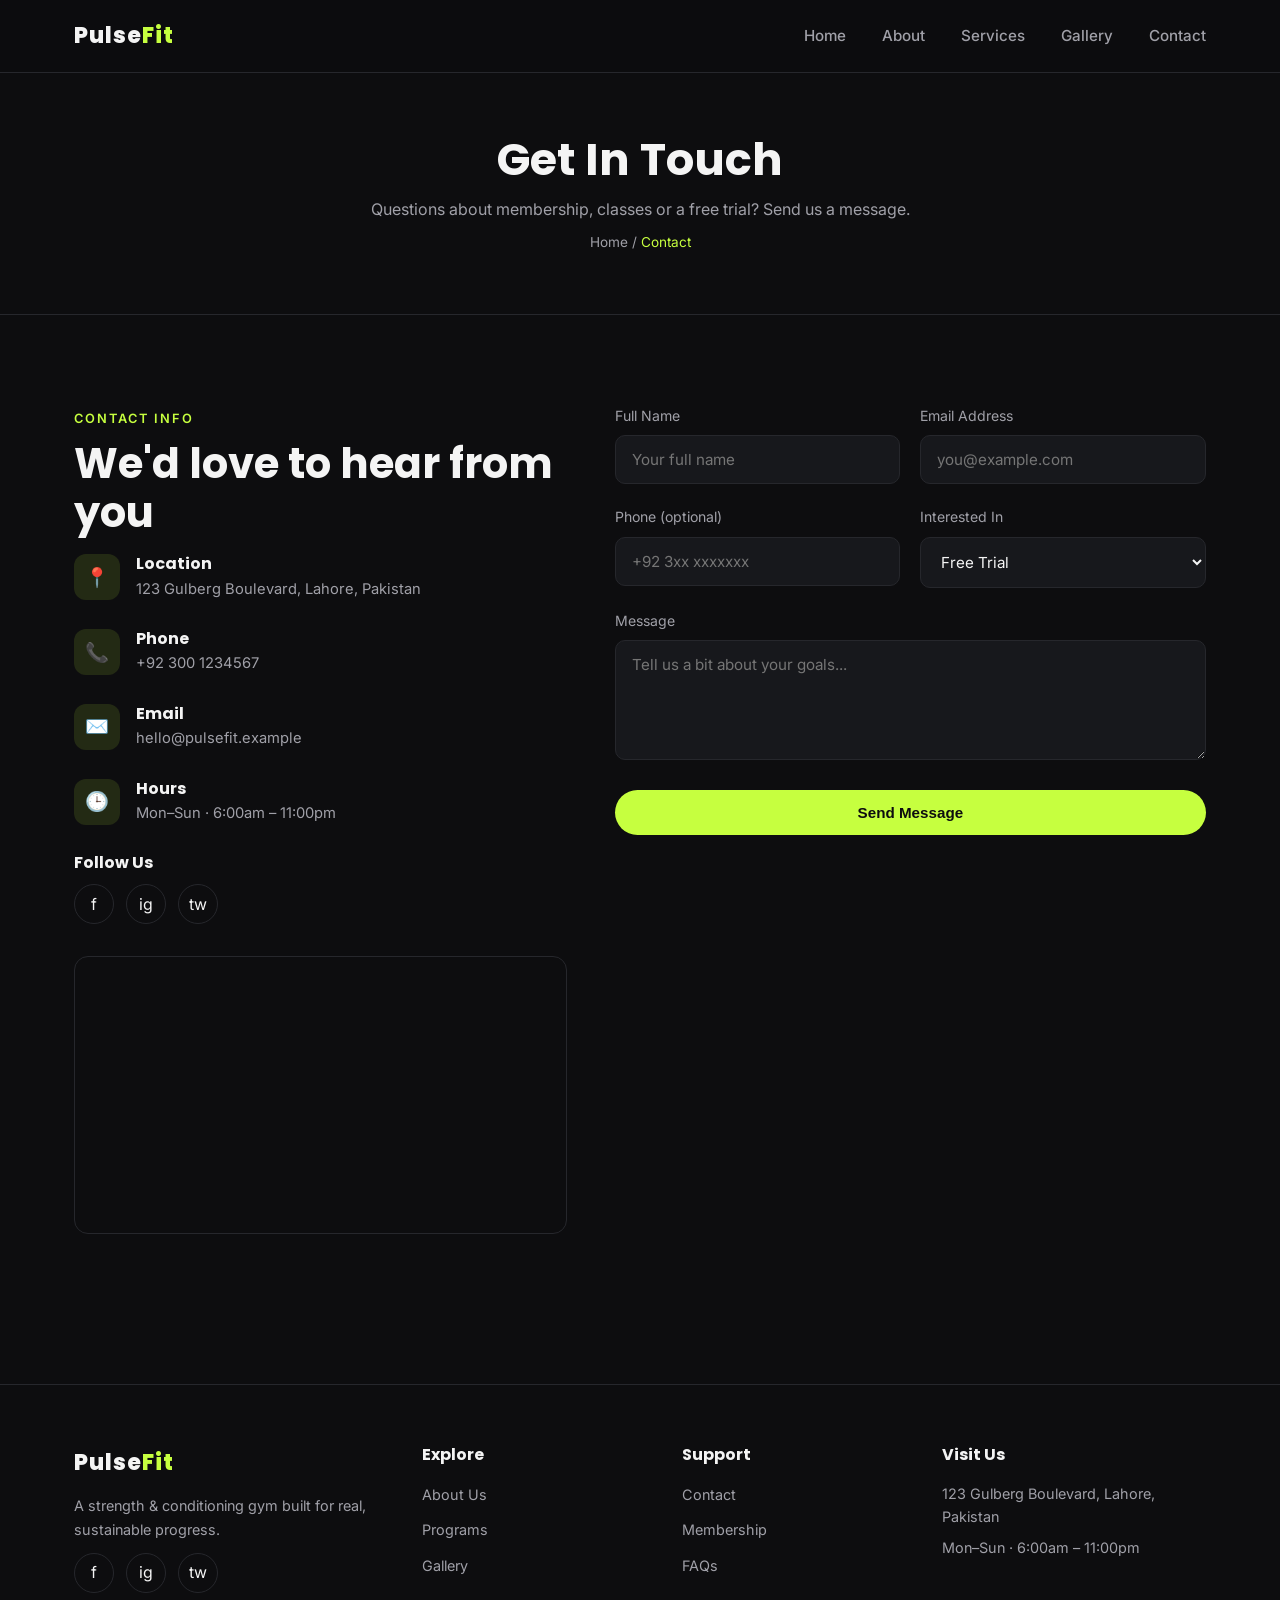
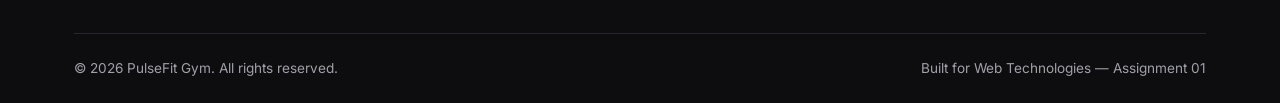
<file: contact.html>
<!DOCTYPE html>
<html lang="en">
<head>
<meta charset="UTF-8">
<meta name="viewport" content="width=device-width, initial-scale=1.0">
<title>Contact — PulseFit Gym</title>
<link rel="preconnect" href="https://fonts.googleapis.com">
<link href="https://fonts.googleapis.com/css2?family=Inter:wght@400;500;600&family=Poppins:wght@600;700;800&display=swap" rel="stylesheet">
<link rel="stylesheet" href="css/style.css">
</head>
<body>

<header class="site-header">
  <nav class="navbar">
    <a href="index.html" class="logo">Pulse<span>Fit</span></a>
    <ul class="nav-links">
      <li><a href="index.html">Home</a></li>
      <li><a href="about.html">About</a></li>
      <li><a href="services.html">Services</a></li>
      <li><a href="gallery.html">Gallery</a></li>
      <li><a href="contact.html">Contact</a></li>
    </ul>
    <button class="hamburger" aria-label="Toggle menu">
      <span></span><span></span><span></span>
    </button>
  </nav>
</header>

<main>

  <section class="page-hero">
    <div class="container">
      <h1>Get In Touch</h1>
      <p>Questions about membership, classes or a free trial? Send us a message.</p>
      <p class="breadcrumb">Home / <span>Contact</span></p>
    </div>
  </section>

  <section class="section">
    <div class="container contact-grid">

      <div>
        <span class="section-tag">Contact Info</span>
        <h2 class="section-title">We'd love to hear from you</h2>

        <div class="info-item">
          <div class="info-icon">📍</div>
          <div>
            <h4>Location</h4>
            <p>123 Gulberg Boulevard, Lahore, Pakistan</p>
          </div>
        </div>
        <div class="info-item">
          <div class="info-icon">📞</div>
          <div>
            <h4>Phone</h4>
            <p>+92 300 1234567</p>
          </div>
        </div>
        <div class="info-item">
          <div class="info-icon">✉️</div>
          <div>
            <h4>Email</h4>
            <p>hello@pulsefit.example</p>
          </div>
        </div>
        <div class="info-item">
          <div class="info-icon">🕒</div>
          <div>
            <h4>Hours</h4>
            <p>Mon–Sun · 6:00am – 11:00pm</p>
          </div>
        </div>

        <h4 style="margin-top:8px;">Follow Us</h4>
        <div class="social-row">
          <a href="#" aria-label="Facebook">f</a>
          <a href="#" aria-label="Instagram">ig</a>
          <a href="#" aria-label="Twitter">tw</a>
        </div>

        <div class="map-box">
          <iframe src="https://www.google.com/maps?q=Gulberg%20Lahore&output=embed" loading="lazy" title="PulseFit Gym location map"></iframe>
        </div>
      </div>

      <div>
        <div class="form-success">Thanks! Your message has been sent — we'll get back to you shortly.</div>
        <form id="contact-form" novalidate>
          <div class="form-row">
            <div class="form-group">
              <label for="name">Full Name</label>
              <input type="text" id="name" name="name" placeholder="Your full name">
              <div class="error-msg">Please enter at least 3 characters.</div>
            </div>
            <div class="form-group">
              <label for="email">Email Address</label>
              <input type="email" id="email" name="email" placeholder="you@example.com">
              <div class="error-msg">Please enter a valid email address.</div>
            </div>
          </div>

          <div class="form-row">
            <div class="form-group">
              <label for="phone">Phone (optional)</label>
              <input type="tel" id="phone" name="phone" placeholder="+92 3xx xxxxxxx">
              <div class="error-msg">Please enter a valid phone number.</div>
            </div>
            <div class="form-group">
              <label for="interest">Interested In</label>
              <select id="interest" name="interest">
                <option value="trial">Free Trial</option>
                <option value="membership">Membership Plans</option>
                <option value="personal-training">Personal Training</option>
                <option value="general">General Question</option>
              </select>
            </div>
          </div>

          <div class="form-group">
            <label for="message">Message</label>
            <textarea id="message" name="message" placeholder="Tell us a bit about your goals..."></textarea>
            <div class="error-msg">Message must be at least 10 characters.</div>
          </div>

          <button type="submit" class="btn btn-primary" style="width:100%;">Send Message</button>
        </form>
      </div>

    </div>
  </section>

</main>

<footer class="site-footer">
  <div class="container">
    <div class="footer-grid">
      <div>
        <a href="index.html" class="logo">Pulse<span>Fit</span></a>
        <p style="margin-top:14px;">A strength &amp; conditioning gym built for real, sustainable progress.</p>
        <div class="social-row">
          <a href="#" aria-label="Facebook">f</a>
          <a href="#" aria-label="Instagram">ig</a>
          <a href="#" aria-label="Twitter">tw</a>
        </div>
      </div>
      <div>
        <h4>Explore</h4>
        <ul>
          <li><a href="about.html">About Us</a></li>
          <li><a href="services.html">Programs</a></li>
          <li><a href="gallery.html">Gallery</a></li>
        </ul>
      </div>
      <div>
        <h4>Support</h4>
        <ul>
          <li><a href="contact.html">Contact</a></li>
          <li><a href="contact.html">Membership</a></li>
          <li><a href="services.html">FAQs</a></li>
        </ul>
      </div>
      <div>
        <h4>Visit Us</h4>
        <p>123 Gulberg Boulevard, Lahore, Pakistan</p>
        <p style="margin-top:8px;">Mon–Sun · 6:00am – 11:00pm</p>
      </div>
    </div>
    <div class="footer-bottom">
      <p>&copy; 2026 PulseFit Gym. All rights reserved.</p>
      <p>Built for Web Technologies — Assignment 01</p>
    </div>
  </div>
</footer>

<script src="js/script.js"></script>
</body>
</html>
</file>
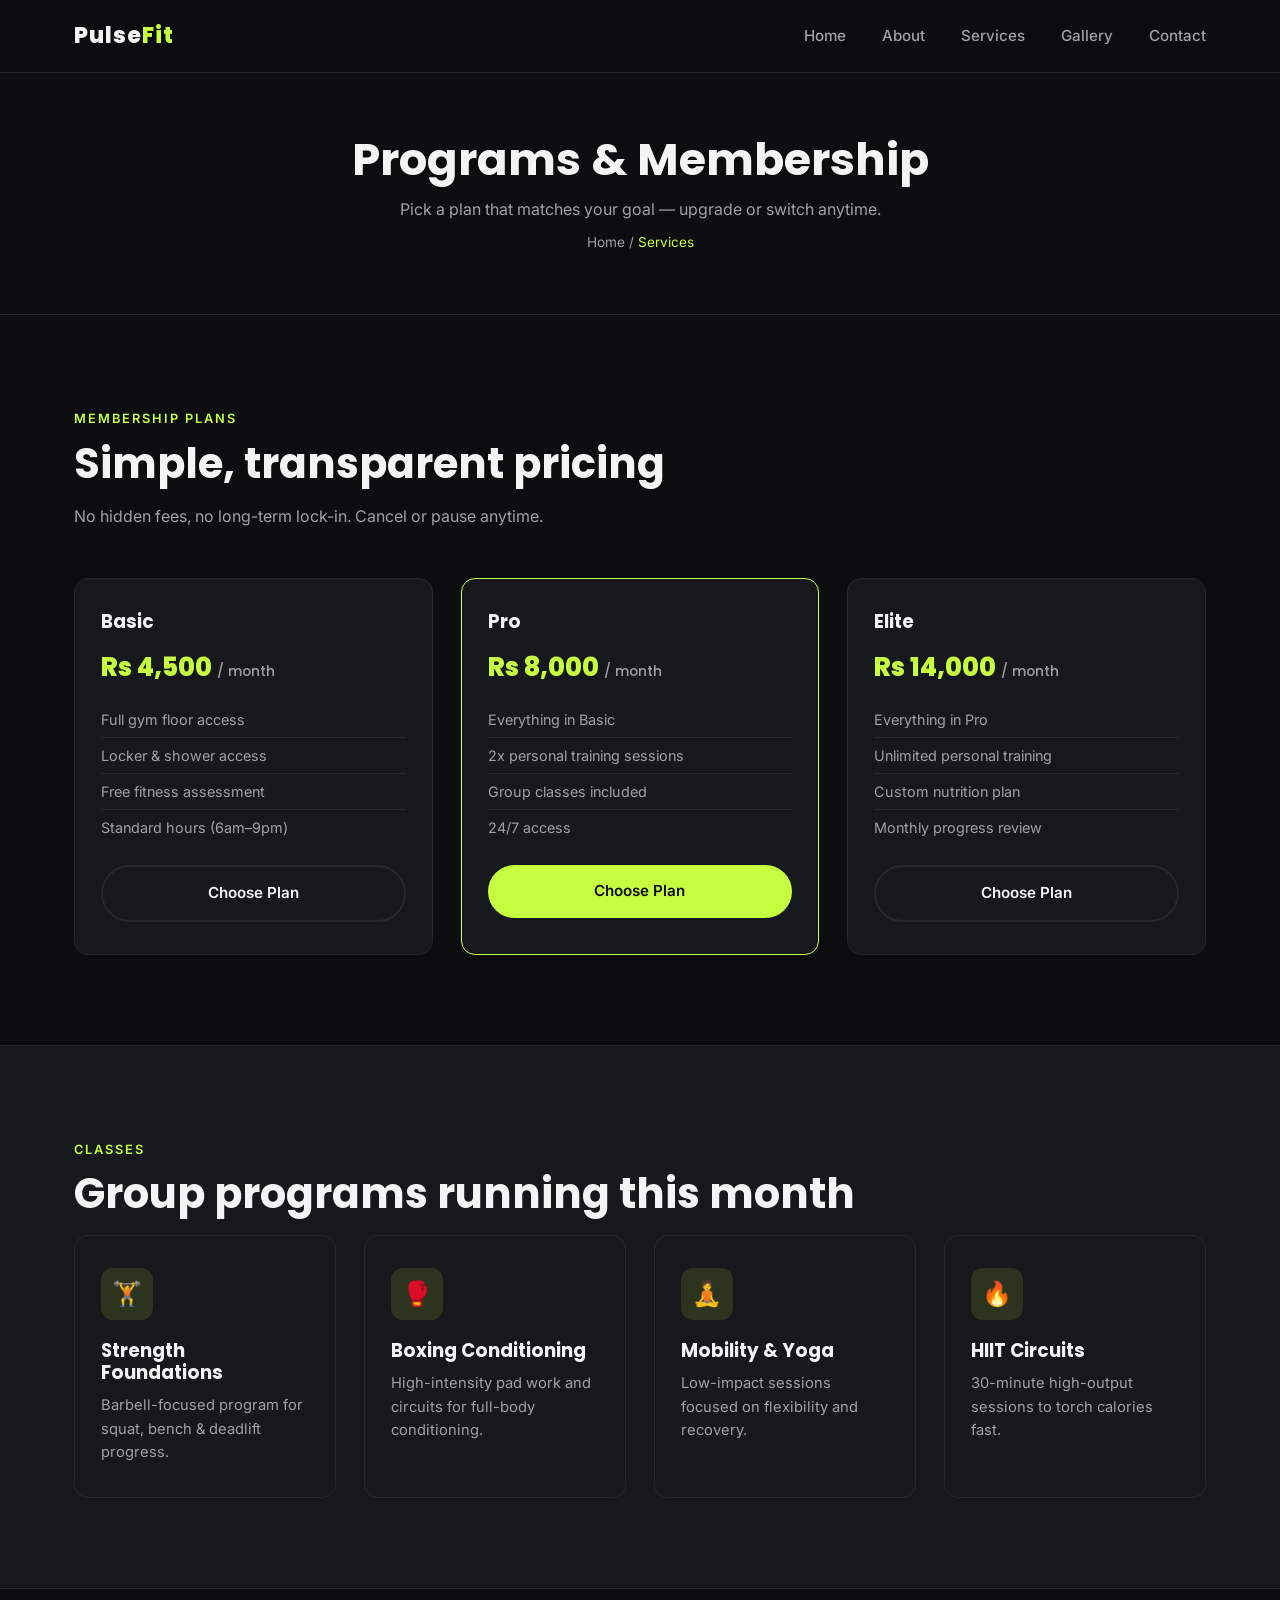
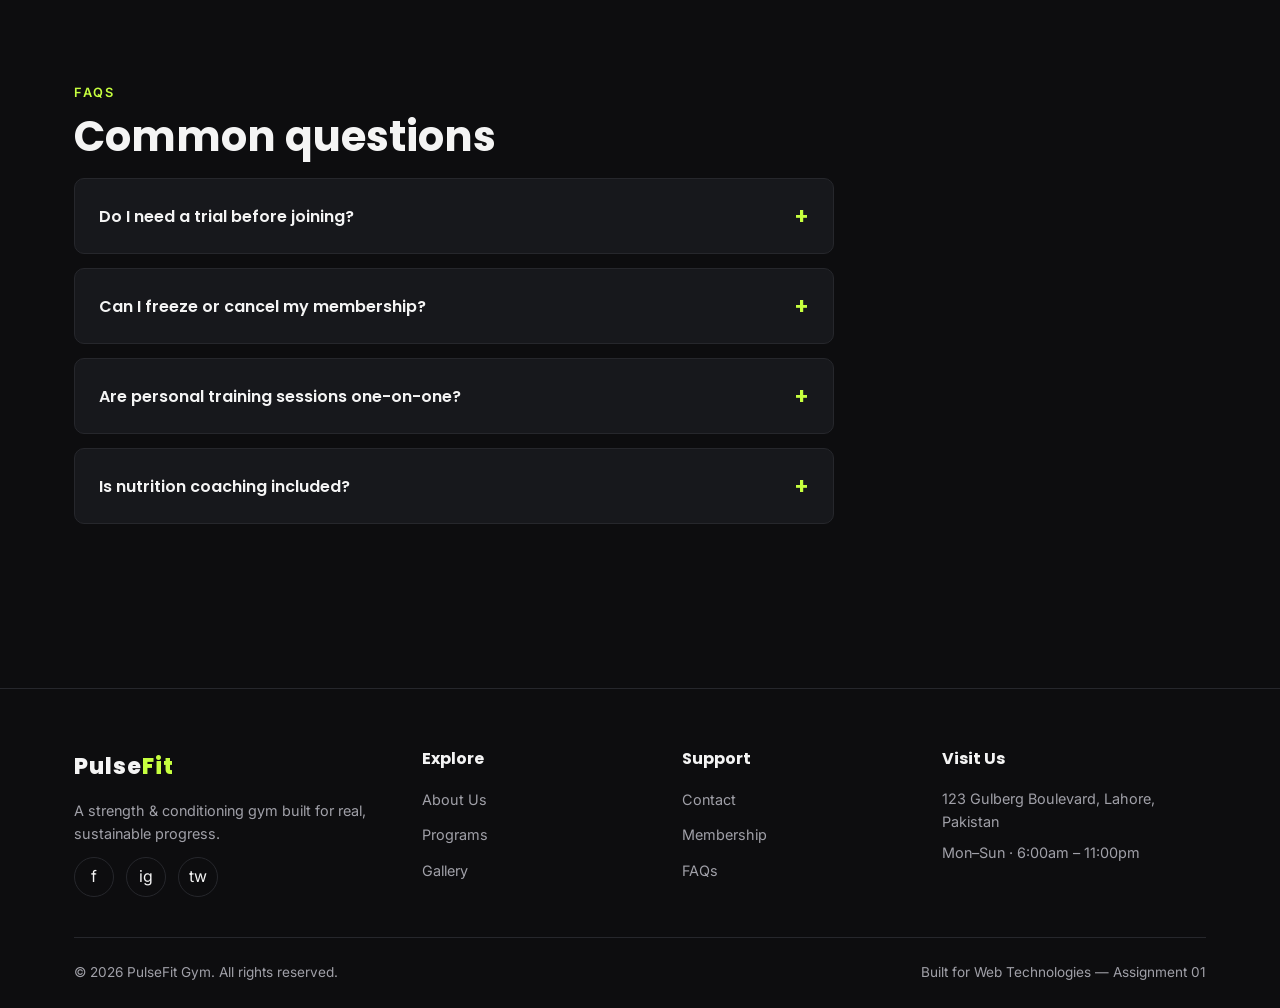
<file: services.html>
<!DOCTYPE html>
<html lang="en">
<head>
<meta charset="UTF-8">
<meta name="viewport" content="width=device-width, initial-scale=1.0">
<title>Services — PulseFit Gym</title>
<link rel="preconnect" href="https://fonts.googleapis.com">
<link href="https://fonts.googleapis.com/css2?family=Inter:wght@400;500;600&family=Poppins:wght@600;700;800&display=swap" rel="stylesheet">
<link rel="stylesheet" href="css/style.css">
</head>
<body>

<header class="site-header">
  <nav class="navbar">
    <a href="index.html" class="logo">Pulse<span>Fit</span></a>
    <ul class="nav-links">
      <li><a href="index.html">Home</a></li>
      <li><a href="about.html">About</a></li>
      <li><a href="services.html">Services</a></li>
      <li><a href="gallery.html">Gallery</a></li>
      <li><a href="contact.html">Contact</a></li>
    </ul>
    <button class="hamburger" aria-label="Toggle menu">
      <span></span><span></span><span></span>
    </button>
  </nav>
</header>

<main>

  <section class="page-hero">
    <div class="container">
      <h1>Programs &amp; Membership</h1>
      <p>Pick a plan that matches your goal — upgrade or switch anytime.</p>
      <p class="breadcrumb">Home / <span>Services</span></p>
    </div>
  </section>

  <section class="section">
    <div class="container">
      <span class="section-tag">Membership Plans</span>
      <h2 class="section-title">Simple, transparent pricing</h2>
      <p class="section-subtitle">No hidden fees, no long-term lock-in. Cancel or pause anytime.</p>
      <div class="grid grid-3">
        <div class="card">
          <h3>Basic</h3>
          <div class="price-tag">Rs 4,500 <span>/ month</span></div>
          <ul class="features">
            <li>Full gym floor access</li>
            <li>Locker &amp; shower access</li>
            <li>Free fitness assessment</li>
            <li>Standard hours (6am–9pm)</li>
          </ul>
          <a href="contact.html" class="btn btn-outline" style="margin-top:20px; width:100%; text-align:center;">Choose Plan</a>
        </div>
        <div class="card" style="border-color:var(--accent);">
          <h3>Pro</h3>
          <div class="price-tag">Rs 8,000 <span>/ month</span></div>
          <ul class="features">
            <li>Everything in Basic</li>
            <li>2x personal training sessions</li>
            <li>Group classes included</li>
            <li>24/7 access</li>
          </ul>
          <a href="contact.html" class="btn btn-primary" style="margin-top:20px; width:100%; text-align:center;">Choose Plan</a>
        </div>
        <div class="card">
          <h3>Elite</h3>
          <div class="price-tag">Rs 14,000 <span>/ month</span></div>
          <ul class="features">
            <li>Everything in Pro</li>
            <li>Unlimited personal training</li>
            <li>Custom nutrition plan</li>
            <li>Monthly progress review</li>
          </ul>
          <a href="contact.html" class="btn btn-outline" style="margin-top:20px; width:100%; text-align:center;">Choose Plan</a>
        </div>
      </div>
    </div>
  </section>

  <section class="section" style="background:var(--bg-card); border-top:1px solid var(--border); border-bottom:1px solid var(--border);">
    <div class="container">
      <span class="section-tag">Classes</span>
      <h2 class="section-title">Group programs running this month</h2>
      <div class="grid grid-4">
        <div class="card">
          <div class="card-icon">🏋️</div>
          <h3>Strength Foundations</h3>
          <p>Barbell-focused program for squat, bench &amp; deadlift progress.</p>
        </div>
        <div class="card">
          <div class="card-icon">🥊</div>
          <h3>Boxing Conditioning</h3>
          <p>High-intensity pad work and circuits for full-body conditioning.</p>
        </div>
        <div class="card">
          <div class="card-icon">🧘</div>
          <h3>Mobility &amp; Yoga</h3>
          <p>Low-impact sessions focused on flexibility and recovery.</p>
        </div>
        <div class="card">
          <div class="card-icon">🔥</div>
          <h3>HIIT Circuits</h3>
          <p>30-minute high-output sessions to torch calories fast.</p>
        </div>
      </div>
    </div>
  </section>

  <section class="section">
    <div class="container">
      <span class="section-tag">FAQs</span>
      <h2 class="section-title">Common questions</h2>
      <div style="max-width:760px;">
        <div class="accordion-item">
          <button class="accordion-header">
            Do I need a trial before joining?
            <span class="accordion-icon">+</span>
          </button>
          <div class="accordion-panel">
            <p>No, but we recommend it. A free trial session lets you meet the coaches, see the floor, and try a class before you commit to a plan.</p>
          </div>
        </div>
        <div class="accordion-item">
          <button class="accordion-header">
            Can I freeze or cancel my membership?
            <span class="accordion-icon">+</span>
          </button>
          <div class="accordion-panel">
            <p>Yes. All plans can be paused for up to 30 days per year, and cancelled anytime with 7 days' notice — no cancellation fee.</p>
          </div>
        </div>
        <div class="accordion-item">
          <button class="accordion-header">
            Are personal training sessions one-on-one?
            <span class="accordion-icon">+</span>
          </button>
          <div class="accordion-panel">
            <p>Yes, Pro and Elite plans include dedicated one-on-one sessions with a certified coach, scheduled around your availability.</p>
          </div>
        </div>
        <div class="accordion-item">
          <button class="accordion-header">
            Is nutrition coaching included?
            <span class="accordion-icon">+</span>
          </button>
          <div class="accordion-panel">
            <p>Basic and Pro members can add nutrition coaching separately. It's fully included as part of the Elite plan.</p>
          </div>
        </div>
      </div>
    </div>
  </section>

</main>

<footer class="site-footer">
  <div class="container">
    <div class="footer-grid">
      <div>
        <a href="index.html" class="logo">Pulse<span>Fit</span></a>
        <p style="margin-top:14px;">A strength &amp; conditioning gym built for real, sustainable progress.</p>
        <div class="social-row">
          <a href="#" aria-label="Facebook">f</a>
          <a href="#" aria-label="Instagram">ig</a>
          <a href="#" aria-label="Twitter">tw</a>
        </div>
      </div>
      <div>
        <h4>Explore</h4>
        <ul>
          <li><a href="about.html">About Us</a></li>
          <li><a href="services.html">Programs</a></li>
          <li><a href="gallery.html">Gallery</a></li>
        </ul>
      </div>
      <div>
        <h4>Support</h4>
        <ul>
          <li><a href="contact.html">Contact</a></li>
          <li><a href="contact.html">Membership</a></li>
          <li><a href="services.html">FAQs</a></li>
        </ul>
      </div>
      <div>
        <h4>Visit Us</h4>
        <p>123 Gulberg Boulevard, Lahore, Pakistan</p>
        <p style="margin-top:8px;">Mon–Sun · 6:00am – 11:00pm</p>
      </div>
    </div>
    <div class="footer-bottom">
      <p>&copy; 2026 PulseFit Gym. All rights reserved.</p>
      <p>Built for Web Technologies — Assignment 01</p>
    </div>
  </div>
</footer>

<script src="js/script.js"></script>
</body>
</html>
</file>
<file: css/style.css>
/* ================= PulseFit Gym — Stylesheet ================= */

:root {
  --bg-dark: #0d0d0f;
  --bg-card: #17181c;
  --bg-card-hover: #1f2025;
  --accent: #c6ff3f;
  --accent-dark: #a3d92e;
  --text-light: #f4f4f4;
  --text-muted: #a0a0a8;
  --border: #26272c;
  --radius: 14px;
  --max-width: 1180px;
  --transition: 0.25s ease;
}

* { margin: 0; padding: 0; box-sizing: border-box; }

html { scroll-behavior: smooth; }

body {
  font-family: 'Inter', sans-serif;
  background: var(--bg-dark);
  color: var(--text-light);
  line-height: 1.6;
}

h1, h2, h3, h4 {
  font-family: 'Poppins', sans-serif;
  font-weight: 700;
  line-height: 1.2;
}

a { text-decoration: none; color: inherit; }
ul { list-style: none; }
img { max-width: 100%; display: block; }

.container {
  max-width: var(--max-width);
  margin: 0 auto;
  padding: 0 24px;
}

.section {
  padding: 90px 0;
}

.section-tag {
  color: var(--accent);
  text-transform: uppercase;
  letter-spacing: 2px;
  font-size: 0.8rem;
  font-weight: 600;
}

.section-title {
  font-size: clamp(1.8rem, 4vw, 2.6rem);
  margin: 8px 0 16px;
}

.section-subtitle {
  color: var(--text-muted);
  max-width: 620px;
  margin-bottom: 48px;
}

.btn {
  display: inline-block;
  padding: 14px 32px;
  border-radius: 50px;
  font-weight: 600;
  border: none;
  cursor: pointer;
  transition: transform var(--transition), box-shadow var(--transition);
  font-size: 0.95rem;
}

.btn-primary {
  background: var(--accent);
  color: #0d0d0f;
}

.btn-primary:hover {
  transform: translateY(-3px);
  box-shadow: 0 10px 25px rgba(198, 255, 63, 0.25);
}

.btn-outline {
  background: transparent;
  color: var(--text-light);
  border: 2px solid var(--border);
}

.btn-outline:hover {
  border-color: var(--accent);
  color: var(--accent);
}

/* ---------------- Header / Nav ---------------- */
.site-header {
  position: sticky;
  top: 0;
  z-index: 100;
  background: rgba(13, 13, 15, 0.85);
  backdrop-filter: blur(10px);
  border-bottom: 1px solid var(--border);
}

.navbar {
  display: flex;
  align-items: center;
  justify-content: space-between;
  padding: 18px 24px;
  max-width: var(--max-width);
  margin: 0 auto;
}

.logo {
  font-family: 'Poppins', sans-serif;
  font-weight: 800;
  font-size: 1.4rem;
  letter-spacing: 1px;
}

.logo span { color: var(--accent); }

.nav-links {
  display: flex;
  gap: 36px;
}

.nav-links a {
  font-weight: 500;
  font-size: 0.95rem;
  color: var(--text-muted);
  position: relative;
  transition: color var(--transition);
}

.nav-links a::after {
  content: '';
  position: absolute;
  bottom: -6px;
  left: 0;
  width: 0;
  height: 2px;
  background: var(--accent);
  transition: width var(--transition);
}

.nav-links a:hover,
.nav-links a.active {
  color: var(--text-light);
}

.nav-links a:hover::after,
.nav-links a.active::after {
  width: 100%;
}

.hamburger {
  display: none;
  flex-direction: column;
  gap: 5px;
  background: none;
  border: none;
  cursor: pointer;
  z-index: 200;
}

.hamburger span {
  width: 26px;
  height: 3px;
  background: var(--text-light);
  border-radius: 2px;
  transition: all var(--transition);
}

.hamburger.open span:nth-child(1) { transform: translateY(8px) rotate(45deg); }
.hamburger.open span:nth-child(2) { opacity: 0; }
.hamburger.open span:nth-child(3) { transform: translateY(-8px) rotate(-45deg); }

/* ---------------- Hero ---------------- */
.hero {
  position: relative;
  padding: 120px 0 100px;
  overflow: hidden;
}

.hero::before {
  content: '';
  position: absolute;
  top: -100px;
  right: -100px;
  width: 400px;
  height: 400px;
  background: radial-gradient(circle, rgba(198,255,63,0.15), transparent 70%);
  z-index: 0;
}

.hero-grid {
  display: grid;
  grid-template-columns: 1.1fr 0.9fr;
  gap: 48px;
  align-items: center;
  position: relative;
  z-index: 1;
}

.hero h1 {
  font-size: clamp(2.4rem, 5vw, 3.6rem);
  margin-bottom: 20px;
}

.hero h1 span { color: var(--accent); }

.hero p {
  color: var(--text-muted);
  margin-bottom: 32px;
  max-width: 480px;
}

.hero-actions { display: flex; gap: 16px; flex-wrap: wrap; }

.hero-image {
  border-radius: var(--radius);
  overflow: hidden;
  aspect-ratio: 4/5;
}

.hero-image img { width: 100%; height: 100%; object-fit: cover; }

.hero-stats {
  display: flex;
  gap: 40px;
  margin-top: 48px;
  flex-wrap: wrap;
}

.stat-number {
  font-family: 'Poppins', sans-serif;
  font-size: 2rem;
  font-weight: 800;
  color: var(--accent);
}

.stat-label { color: var(--text-muted); font-size: 0.85rem; }

/* ---------------- Cards / Grid ---------------- */
.grid {
  display: grid;
  gap: 28px;
}

.grid-3 { grid-template-columns: repeat(3, 1fr); }
.grid-4 { grid-template-columns: repeat(4, 1fr); }
.grid-2 { grid-template-columns: repeat(2, 1fr); }

.card {
  background: var(--bg-card);
  border: 1px solid var(--border);
  border-radius: var(--radius);
  padding: 32px 26px;
  transition: transform var(--transition), background var(--transition), border-color var(--transition);
}

.card:hover {
  transform: translateY(-6px);
  background: var(--bg-card-hover);
  border-color: var(--accent);
}

.card-icon {
  width: 52px;
  height: 52px;
  border-radius: 12px;
  background: rgba(198,255,63,0.12);
  display: flex;
  align-items: center;
  justify-content: center;
  margin-bottom: 20px;
  font-size: 1.5rem;
}

.card h3 { margin-bottom: 10px; font-size: 1.15rem; }
.card p { color: var(--text-muted); font-size: 0.92rem; }

/* Service card with price */
.price-tag {
  color: var(--accent);
  font-family: 'Poppins', sans-serif;
  font-weight: 800;
  font-size: 1.6rem;
  margin: 14px 0;
}

.price-tag span { font-size: 0.85rem; color: var(--text-muted); font-weight: 500; }

.card ul.features li {
  color: var(--text-muted);
  font-size: 0.9rem;
  padding: 6px 0;
  border-top: 1px solid var(--border);
}
.card ul.features li:first-child { border-top: none; }

/* ---------------- Trainers ---------------- */
.trainer-card { text-align: center; }
.trainer-photo {
  width: 100%;
  aspect-ratio: 1/1;
  border-radius: var(--radius);
  overflow: hidden;
  margin-bottom: 18px;
}
.trainer-photo img { width: 100%; height: 100%; object-fit: cover; }
.trainer-card h3 { margin-bottom: 4px; }
.trainer-role { color: var(--accent); font-size: 0.85rem; margin-bottom: 12px; }

/* ---------------- Timeline / About ---------------- */
.about-grid {
  display: grid;
  grid-template-columns: 0.9fr 1.1fr;
  gap: 56px;
  align-items: center;
}

.about-image {
  border-radius: var(--radius);
  overflow: hidden;
  aspect-ratio: 4/5;
}
.about-image img { width: 100%; height: 100%; object-fit: cover; }

.value-list li {
  display: flex;
  gap: 14px;
  margin-bottom: 20px;
  align-items: flex-start;
}

.value-check {
  min-width: 26px;
  height: 26px;
  border-radius: 50%;
  background: var(--accent);
  color: #0d0d0f;
  display: flex;
  align-items: center;
  justify-content: center;
  font-weight: 800;
  font-size: 0.8rem;
}

/* ---------------- Accordion (FAQ) ---------------- */
.accordion-item {
  border: 1px solid var(--border);
  border-radius: 10px;
  margin-bottom: 14px;
  overflow: hidden;
  background: var(--bg-card);
}

.accordion-header {
  width: 100%;
  padding: 20px 24px;
  background: none;
  border: none;
  color: var(--text-light);
  font-family: 'Poppins', sans-serif;
  font-weight: 600;
  font-size: 1rem;
  display: flex;
  justify-content: space-between;
  align-items: center;
  cursor: pointer;
}

.accordion-icon { font-size: 1.4rem; color: var(--accent); transition: transform var(--transition); }
.accordion-item.active .accordion-icon { transform: rotate(45deg); }

.accordion-panel {
  max-height: 0;
  overflow: hidden;
  transition: max-height 0.3s ease;
  padding: 0 24px;
}

.accordion-panel p {
  color: var(--text-muted);
  padding-bottom: 20px;
  font-size: 0.92rem;
}

/* ---------------- Gallery / Carousel ---------------- */
.filter-bar {
  display: flex;
  gap: 12px;
  margin-bottom: 36px;
  flex-wrap: wrap;
}

.filter-btn {
  padding: 10px 22px;
  border-radius: 50px;
  border: 1px solid var(--border);
  background: transparent;
  color: var(--text-muted);
  cursor: pointer;
  font-size: 0.88rem;
  transition: all var(--transition);
}

.filter-btn.active, .filter-btn:hover {
  background: var(--accent);
  color: #0d0d0f;
  border-color: var(--accent);
}

.gallery-grid {
  display: grid;
  grid-template-columns: repeat(3, 1fr);
  gap: 20px;
}

.gallery-item {
  border-radius: var(--radius);
  overflow: hidden;
  aspect-ratio: 4/3;
  cursor: pointer;
  position: relative;
}

.gallery-item img {
  width: 100%;
  height: 100%;
  object-fit: cover;
  transition: transform 0.4s ease;
}

.gallery-item:hover img { transform: scale(1.08); }

.gallery-item.hidden { display: none; }

/* Modal (lightbox) */
.modal-overlay {
  position: fixed;
  inset: 0;
  background: rgba(0,0,0,0.85);
  display: flex;
  align-items: center;
  justify-content: center;
  z-index: 1000;
  opacity: 0;
  pointer-events: none;
  transition: opacity var(--transition);
}

.modal-overlay.open { opacity: 1; pointer-events: all; }

.modal-content {
  max-width: 720px;
  width: 90%;
  border-radius: var(--radius);
  overflow: hidden;
  position: relative;
}

.modal-content img { width: 100%; }

.modal-close {
  position: absolute;
  top: 14px;
  right: 14px;
  background: var(--accent);
  color: #0d0d0f;
  border: none;
  width: 38px;
  height: 38px;
  border-radius: 50%;
  font-size: 1.2rem;
  cursor: pointer;
  font-weight: 700;
}

/* Slider / carousel */
.slider {
  position: relative;
  border-radius: var(--radius);
  overflow: hidden;
  aspect-ratio: 16/7;
}

.slider-track {
  display: flex;
  height: 100%;
  transition: transform 0.5s ease;
}

.slide {
  min-width: 100%;
  height: 100%;
  position: relative;
}

.slide img { width: 100%; height: 100%; object-fit: cover; }

.slide-caption {
  position: absolute;
  bottom: 0; left: 0; right: 0;
  padding: 32px;
  background: linear-gradient(to top, rgba(0,0,0,0.8), transparent);
}

.slide-caption h3 { font-size: 1.4rem; margin-bottom: 6px; }
.slide-caption p { color: var(--text-muted); }

.slider-arrow {
  position: absolute;
  top: 50%;
  transform: translateY(-50%);
  background: rgba(13,13,15,0.6);
  border: 1px solid var(--border);
  color: var(--text-light);
  width: 44px;
  height: 44px;
  border-radius: 50%;
  cursor: pointer;
  font-size: 1.2rem;
  z-index: 5;
  transition: background var(--transition);
}
.slider-arrow:hover { background: var(--accent); color: #0d0d0f; }
.slider-arrow.prev { left: 18px; }
.slider-arrow.next { right: 18px; }

.slider-dots {
  position: absolute;
  bottom: 16px;
  right: 24px;
  display: flex;
  gap: 8px;
  z-index: 5;
}

.dot {
  width: 9px;
  height: 9px;
  border-radius: 50%;
  background: rgba(255,255,255,0.4);
  cursor: pointer;
  transition: background var(--transition), transform var(--transition);
}
.dot.active { background: var(--accent); transform: scale(1.3); }

/* ---------------- Contact ---------------- */
.contact-grid {
  display: grid;
  grid-template-columns: 1fr 1.2fr;
  gap: 48px;
}

.info-item {
  display: flex;
  gap: 16px;
  margin-bottom: 28px;
}

.info-icon {
  width: 46px;
  height: 46px;
  border-radius: 12px;
  background: rgba(198,255,63,0.12);
  display: flex;
  align-items: center;
  justify-content: center;
  color: var(--accent);
  font-size: 1.2rem;
  flex-shrink: 0;
}

.info-item h4 { margin-bottom: 4px; }
.info-item p { color: var(--text-muted); font-size: 0.92rem; }

.social-row { display: flex; gap: 12px; margin-top: 12px; }
.social-row a {
  width: 40px; height: 40px;
  border-radius: 50%;
  border: 1px solid var(--border);
  display: flex; align-items: center; justify-content: center;
  transition: all var(--transition);
}
.social-row a:hover { background: var(--accent); color: #0d0d0f; border-color: var(--accent); }

.form-group { margin-bottom: 22px; position: relative; }

.form-group label {
  display: block;
  margin-bottom: 8px;
  font-size: 0.88rem;
  color: var(--text-muted);
}

.form-group input,
.form-group textarea,
.form-group select {
  width: 100%;
  padding: 14px 16px;
  background: var(--bg-card);
  border: 1px solid var(--border);
  border-radius: 10px;
  color: var(--text-light);
  font-family: 'Inter', sans-serif;
  font-size: 0.95rem;
  transition: border-color var(--transition);
}

.form-group input:focus,
.form-group textarea:focus,
.form-group select:focus {
  outline: none;
  border-color: var(--accent);
}

.form-group textarea { resize: vertical; min-height: 120px; }

.error-msg {
  color: #ff6b6b;
  font-size: 0.8rem;
  margin-top: 6px;
  display: none;
}

.form-group.invalid input,
.form-group.invalid textarea { border-color: #ff6b6b; }

.form-group.invalid .error-msg { display: block; }

.form-row { display: grid; grid-template-columns: 1fr 1fr; gap: 20px; }

.form-success {
  display: none;
  background: rgba(198,255,63,0.12);
  border: 1px solid var(--accent);
  color: var(--accent);
  padding: 16px 20px;
  border-radius: 10px;
  margin-bottom: 22px;
  font-size: 0.92rem;
}
.form-success.show { display: block; }

.map-box {
  border-radius: var(--radius);
  overflow: hidden;
  margin-top: 32px;
  border: 1px solid var(--border);
  aspect-ratio: 16/9;
}
.map-box iframe { width: 100%; height: 100%; border: 0; }

/* ---------------- CTA band ---------------- */
.cta-band {
  background: var(--accent);
  color: #0d0d0f;
  border-radius: var(--radius);
  padding: 56px;
  display: flex;
  justify-content: space-between;
  align-items: center;
  flex-wrap: wrap;
  gap: 24px;
  margin: 0 auto;
  max-width: var(--max-width);
}
.cta-band h2 { font-size: 1.8rem; }
.cta-band .btn-primary { background: #0d0d0f; color: var(--accent); }
.cta-band .btn-primary:hover { box-shadow: 0 10px 25px rgba(0,0,0,0.35); }

/* ---------------- Footer ---------------- */
.site-footer {
  border-top: 1px solid var(--border);
  padding: 60px 0 24px;
  margin-top: 60px;
}

.footer-grid {
  display: grid;
  grid-template-columns: 1.4fr 1fr 1fr 1.2fr;
  gap: 40px;
  margin-bottom: 40px;
}

.footer-grid h4 { margin-bottom: 18px; font-size: 1rem; }
.footer-grid p { color: var(--text-muted); font-size: 0.9rem; }
.footer-grid ul li { margin-bottom: 10px; }
.footer-grid ul li a { color: var(--text-muted); font-size: 0.9rem; transition: color var(--transition); }
.footer-grid ul li a:hover { color: var(--accent); }

.footer-bottom {
  border-top: 1px solid var(--border);
  padding-top: 24px;
  display: flex;
  justify-content: space-between;
  color: var(--text-muted);
  font-size: 0.85rem;
  flex-wrap: wrap;
  gap: 12px;
}

/* ---------------- Page hero (inner pages) ---------------- */
.page-hero {
  padding: 60px 0;
  text-align: center;
  border-bottom: 1px solid var(--border);
}
.page-hero h1 { font-size: clamp(2rem, 4vw, 2.8rem); margin-bottom: 10px; }
.page-hero p { color: var(--text-muted); }
.breadcrumb { color: var(--text-muted); font-size: 0.85rem; margin-top: 10px; }
.breadcrumb span { color: var(--accent); }

/* ---------------- Responsive ---------------- */
@media (max-width: 900px) {
  .hero-grid, .about-grid, .contact-grid { grid-template-columns: 1fr; }
  .hero-image, .about-image { order: -1; }
  .grid-4 { grid-template-columns: repeat(2, 1fr); }
  .grid-3 { grid-template-columns: repeat(2, 1fr); }
  .footer-grid { grid-template-columns: repeat(2, 1fr); }
  .gallery-grid { grid-template-columns: repeat(2, 1fr); }
}

@media (max-width: 768px) {
  .nav-links {
    position: fixed;
    top: 0;
    right: -100%;
    height: 100vh;
    width: 70%;
    max-width: 320px;
    background: var(--bg-card);
    flex-direction: column;
    padding: 100px 40px;
    gap: 28px;
    transition: right var(--transition);
    border-left: 1px solid var(--border);
  }
  .nav-links.open { right: 0; }
  .hamburger { display: flex; }
  .cta-band { flex-direction: column; text-align: center; }
}

@media (max-width: 560px) {
  .grid-4, .grid-3, .grid-2 { grid-template-columns: 1fr; }
  .form-row { grid-template-columns: 1fr; }
  .footer-grid { grid-template-columns: 1fr; }
  .gallery-grid { grid-template-columns: 1fr; }
  .section { padding: 60px 0; }
  .hero { padding: 90px 0 60px; }
}
/ *   n a v b a r   t w e a k   * /  
 
</file>
